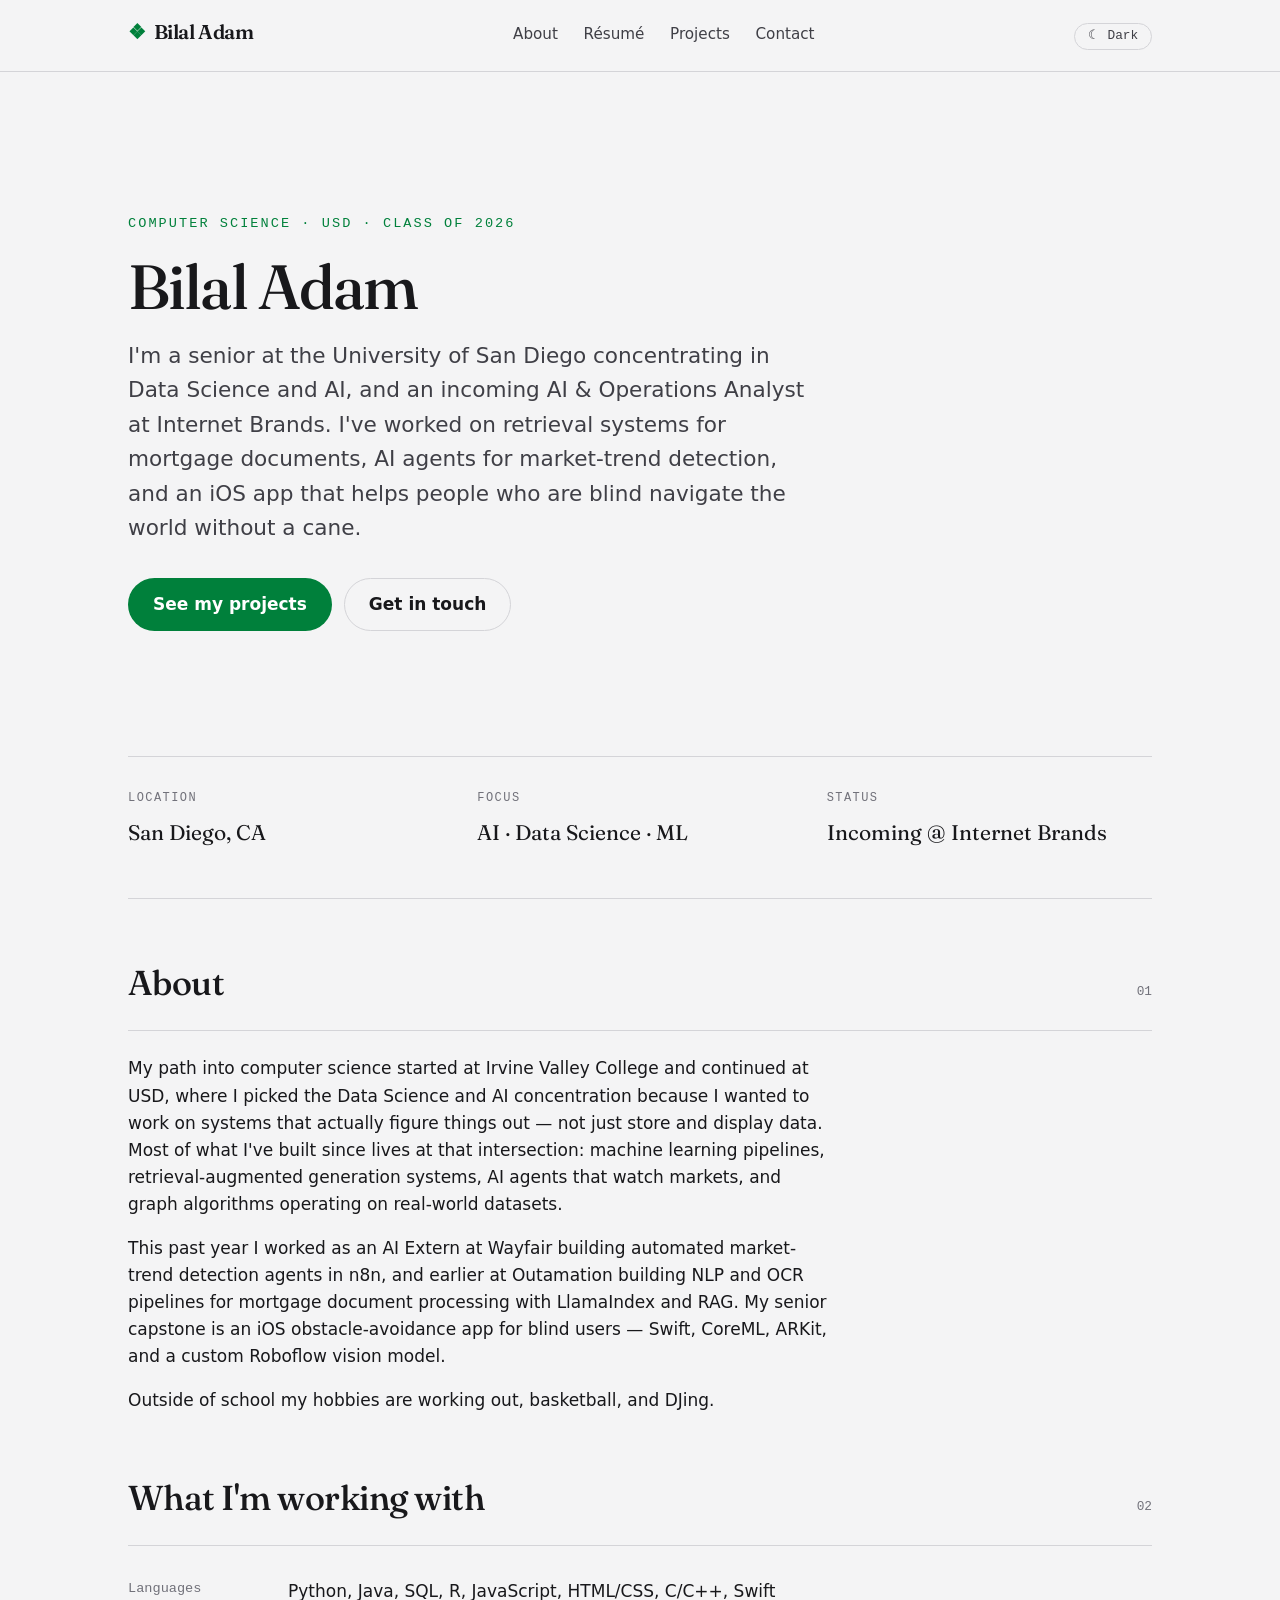
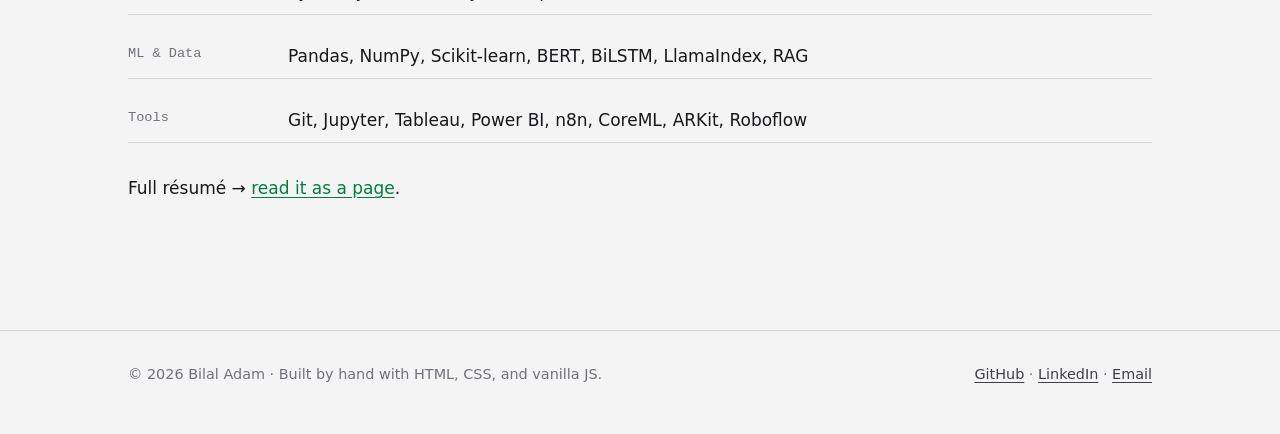
<file: index.html>
<!DOCTYPE html>
<html lang="en">
<head>
	<meta charset="UTF-8">
	<meta name="viewport" content="width=device-width, initial-scale=1">
	<title>Bilal Adam — Computer Science, AI & Data Science</title>
	<meta name="description" content="Bilal Adam is a senior Computer Science student at the University of San Diego concentrating in Data Science and AI. Externships at Wayfair and Outamation.">

	<link rel="preconnect" href="https://fonts.googleapis.com">
	<link rel="preconnect" href="https://fonts.gstatic.com" crossorigin>
	<link rel="stylesheet" href="https://fonts.googleapis.com/css2?family=Fraunces:opsz,wght@9..144,400;9..144,500;9..144,600&display=swap">

	<link rel="stylesheet" href="./styles/main.css">
	<script type="module" src="./scripts/main.js" defer></script>
	<script type="module" src="./scripts/theme-toggle.js" defer></script>
</head>
<body>
	<a class="skip-link" href="#main">Skip to content</a>

	<header class="site-header">
		<div class="site-header__inner">
			<a class="site-logo" href="./index.html">Bilal Adam</a>
			<nav class="site-nav" aria-label="Primary">
				<ul>
					<li><a href="./index.html">About</a></li>
					<li><a href="./resume.html">Résumé</a></li>
					<li><a href="./projects.html">Projects</a></li>
					<li><a href="./contact.html">Contact</a></li>
				</ul>
			</nav>
			<theme-toggle></theme-toggle>
		</div>
	</header>

	<main id="main" class="container">
		<section class="hero">
			<p class="hero__eyebrow">Computer Science · USD · Class of 2026</p>
			<h1>Bilal Adam</h1>
			<p class="hero__lede">
				I'm a senior at the University of San Diego concentrating in Data Science
				and AI, and an incoming AI &amp; Operations Analyst at Internet Brands.
				I've worked on retrieval systems for mortgage documents, AI agents for
				market-trend detection, and an iOS app that helps people who are blind
				navigate the world without a cane.
			</p>
			<div class="hero__actions">
				<a class="btn btn--primary" href="./projects.html">See my projects</a>
				<a class="btn btn--ghost" href="./contact.html">Get in touch</a>
			</div>
		</section>

		<section class="highlights" aria-label="At a glance">
			<div>
				<p class="highlight__label">Location</p>
				<p class="highlight__value">San Diego, CA</p>
			</div>
			<div>
				<p class="highlight__label">Focus</p>
				<p class="highlight__value">AI · Data Science · ML</p>
			</div>
			<div>
				<p class="highlight__label">Status</p>
				<p class="highlight__value">Incoming @ Internet Brands</p>
			</div>
		</section>

		<section class="section">
			<header class="section-head">
				<h2>About</h2>
				<span class="section-head__index">01</span>
			</header>

			<p>
				My path into computer science started at Irvine Valley College and continued
				at USD, where I picked the Data Science and AI concentration because I wanted
				to work on systems that actually figure things out — not just store and display
				data. Most of what I've built since lives at that intersection: machine learning
				pipelines, retrieval-augmented generation systems, AI agents that watch
				markets, and graph algorithms operating on real-world datasets.
			</p>

			<p>
				This past year I worked as an AI Extern at Wayfair building automated market-trend
				detection agents in n8n, and earlier at Outamation building NLP and OCR
				pipelines for mortgage document processing with LlamaIndex and RAG. My senior
				capstone is an iOS obstacle-avoidance app for blind users — Swift, CoreML, ARKit,
				and a custom Roboflow vision model.
			</p>

			<p>
				Outside of school my hobbies are working out, basketball, and DJing.
			</p>
		</section>

		<section class="section">
			<header class="section-head">
				<h2>What I'm working with</h2>
				<span class="section-head__index">02</span>
			</header>

			<ul class="skill-list">
				<li>
					<span class="skill-list__label">Languages</span>
					<span>Python, Java, SQL, R, JavaScript, HTML/CSS, C/C++, Swift</span>
				</li>
				<li>
					<span class="skill-list__label">ML &amp; Data</span>
					<span>Pandas, NumPy, Scikit-learn, BERT, BiLSTM, LlamaIndex, RAG</span>
				</li>
				<li>
					<span class="skill-list__label">Tools</span>
					<span>Git, Jupyter, Tableau, Power BI, n8n, CoreML, ARKit, Roboflow</span>
				</li>
			</ul>

			<p style="margin-block-start: var(--space-5);">
				Full résumé →
				<a href="./resume.html">read it as a page</a>.
			</p>
		</section>
	</main>

	<footer class="site-footer">
		<div class="site-footer__inner">
			<p>© <span id="year">2026</span> Bilal Adam · Built by hand with HTML, CSS, and vanilla JS.</p>
			<p>
				<a href="https://github.com/BilalAdam13" rel="noopener">GitHub</a> ·
				<a href="https://www.linkedin.com/in/bilal-adam1/" rel="noopener">LinkedIn</a> ·
				<a href="mailto:badam@sandiego.edu">Email</a>
			</p>
		</div>
	</footer>
</body>
</html>
</file>
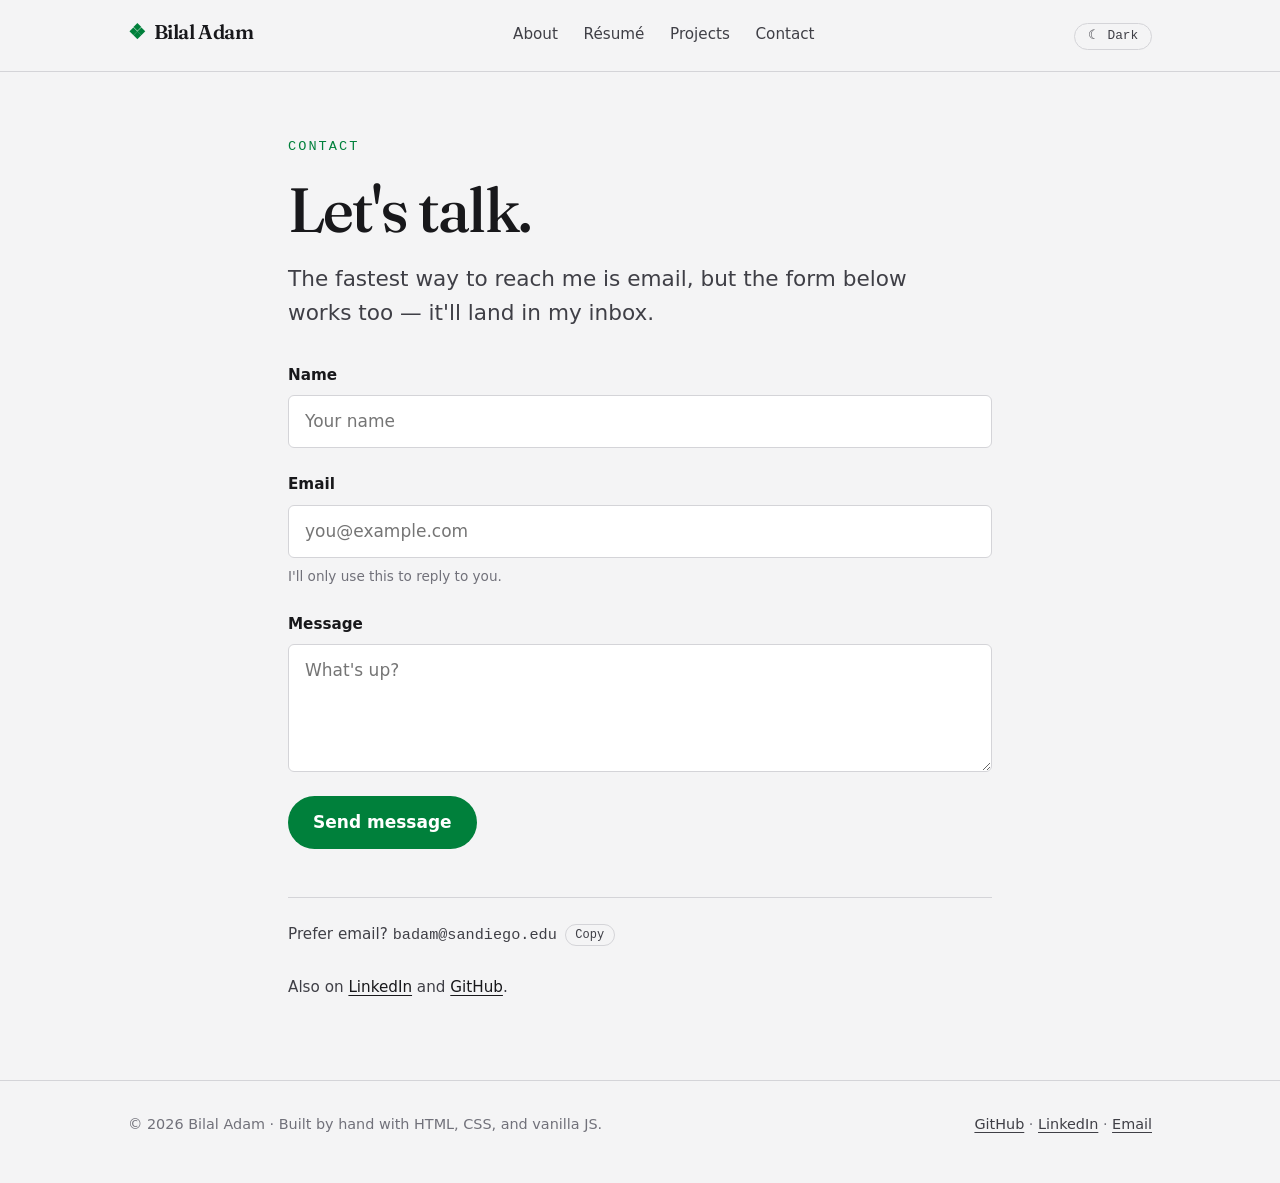
<file: contact.html>
<!DOCTYPE html>
<html lang="en">
<head>
	<meta charset="UTF-8">
	<meta name="viewport" content="width=device-width, initial-scale=1">
	<title>Contact — Bilal Adam</title>
	<meta name="description" content="Get in touch with Bilal Adam — email, LinkedIn, and a working contact form.">

	<link rel="preconnect" href="https://fonts.googleapis.com">
	<link rel="preconnect" href="https://fonts.gstatic.com" crossorigin>
	<link rel="stylesheet" href="https://fonts.googleapis.com/css2?family=Fraunces:opsz,wght@9..144,400;9..144,500;9..144,600&display=swap">

	<link rel="stylesheet" href="./styles/main.css">
	<script type="module" src="./scripts/main.js" defer></script>
	<script type="module" src="./scripts/theme-toggle.js" defer></script>
	<script type="module" src="./scripts/copy-button.js" defer></script>
</head>
<body>
	<a class="skip-link" href="#main">Skip to content</a>

	<header class="site-header">
		<div class="site-header__inner">
			<a class="site-logo" href="./index.html">Bilal Adam</a>
			<nav class="site-nav" aria-label="Primary">
				<ul>
					<li><a href="./index.html">About</a></li>
					<li><a href="./resume.html">Résumé</a></li>
					<li><a href="./projects.html">Projects</a></li>
					<li><a href="./contact.html">Contact</a></li>
				</ul>
			</nav>
			<theme-toggle></theme-toggle>
		</div>
	</header>

	<main id="main" class="container container--narrow">
		<section>
			<p class="hero__eyebrow">Contact</p>
			<h1>Let's talk.</h1>
			<p class="hero__lede">
				The fastest way to reach me is email, but the form below works too —
				it'll land in my inbox.
			</p>

			<!--
				The form posts to Formspree.
				If JavaScript is disabled, the browser performs a normal POST and the user is
				redirected to Formspree's success page. If JavaScript is enabled, main.js
				intercepts and submits via fetch() for a smoother experience.

				REPLACE YOUR_FORMSPREE_ID below with the ID from your Formspree dashboard.
			-->
			<form
				class="contact-form"
				data-contact-form
				action="https://formspree.io/f/xjgljkop"
				method="POST"
				novalidate>

				<div class="field">
					<label for="name">Name</label>
					<input
						type="text"
						id="name"
						name="name"
						required
						minlength="2"
						maxlength="80"
						autocomplete="name"
						placeholder="Your name">
				</div>

				<div class="field">
					<label for="email">Email</label>
					<input
						type="email"
						id="email"
						name="email"
						required
						autocomplete="email"
						placeholder="you@example.com">
					<small class="field__hint">I'll only use this to reply to you.</small>
				</div>

				<div class="field">
					<label for="message">Message</label>
					<textarea
						id="message"
						name="message"
						required
						minlength="10"
						maxlength="2000"
						placeholder="What's up?"></textarea>
				</div>

				<!-- Honeypot for spam bots — humans never see this -->
				<div class="visually-hidden" aria-hidden="true">
					<label for="website">Leave this empty</label>
					<input type="text" id="website" name="_gotcha" tabindex="-1" autocomplete="off">
				</div>

				<div class="form-actions">
					<button type="submit" class="btn btn--primary">Send message</button>
					<p class="form-status" data-form-status role="status" aria-live="polite"></p>
				</div>
			</form>

			<div class="contact-extras">
				<p>
					Prefer email?
					<copy-button value="badam@sandiego.edu" label="Copy email address to clipboard">
						<a href="mailto:badam@sandiego.edu">badam@sandiego.edu</a>
					</copy-button>
				</p>
				<p>
					Also on <a href="https://www.linkedin.com/in/bilal-adam1/" rel="noopener">LinkedIn</a>
					and <a href="https://github.com/BilalAdam13" rel="noopener">GitHub</a>.
				</p>
			</div>
		</section>
	</main>

	<footer class="site-footer">
		<div class="site-footer__inner">
			<p>© 2026 Bilal Adam · Built by hand with HTML, CSS, and vanilla JS.</p>
			<p>
				<a href="https://github.com/BilalAdam13" rel="noopener">GitHub</a> ·
				<a href="https://www.linkedin.com/in/bilal-adam1/" rel="noopener">LinkedIn</a> ·
				<a href="mailto:badam@sandiego.edu">Email</a>
			</p>
		</div>
	</footer>
</body>
</html>
</file>
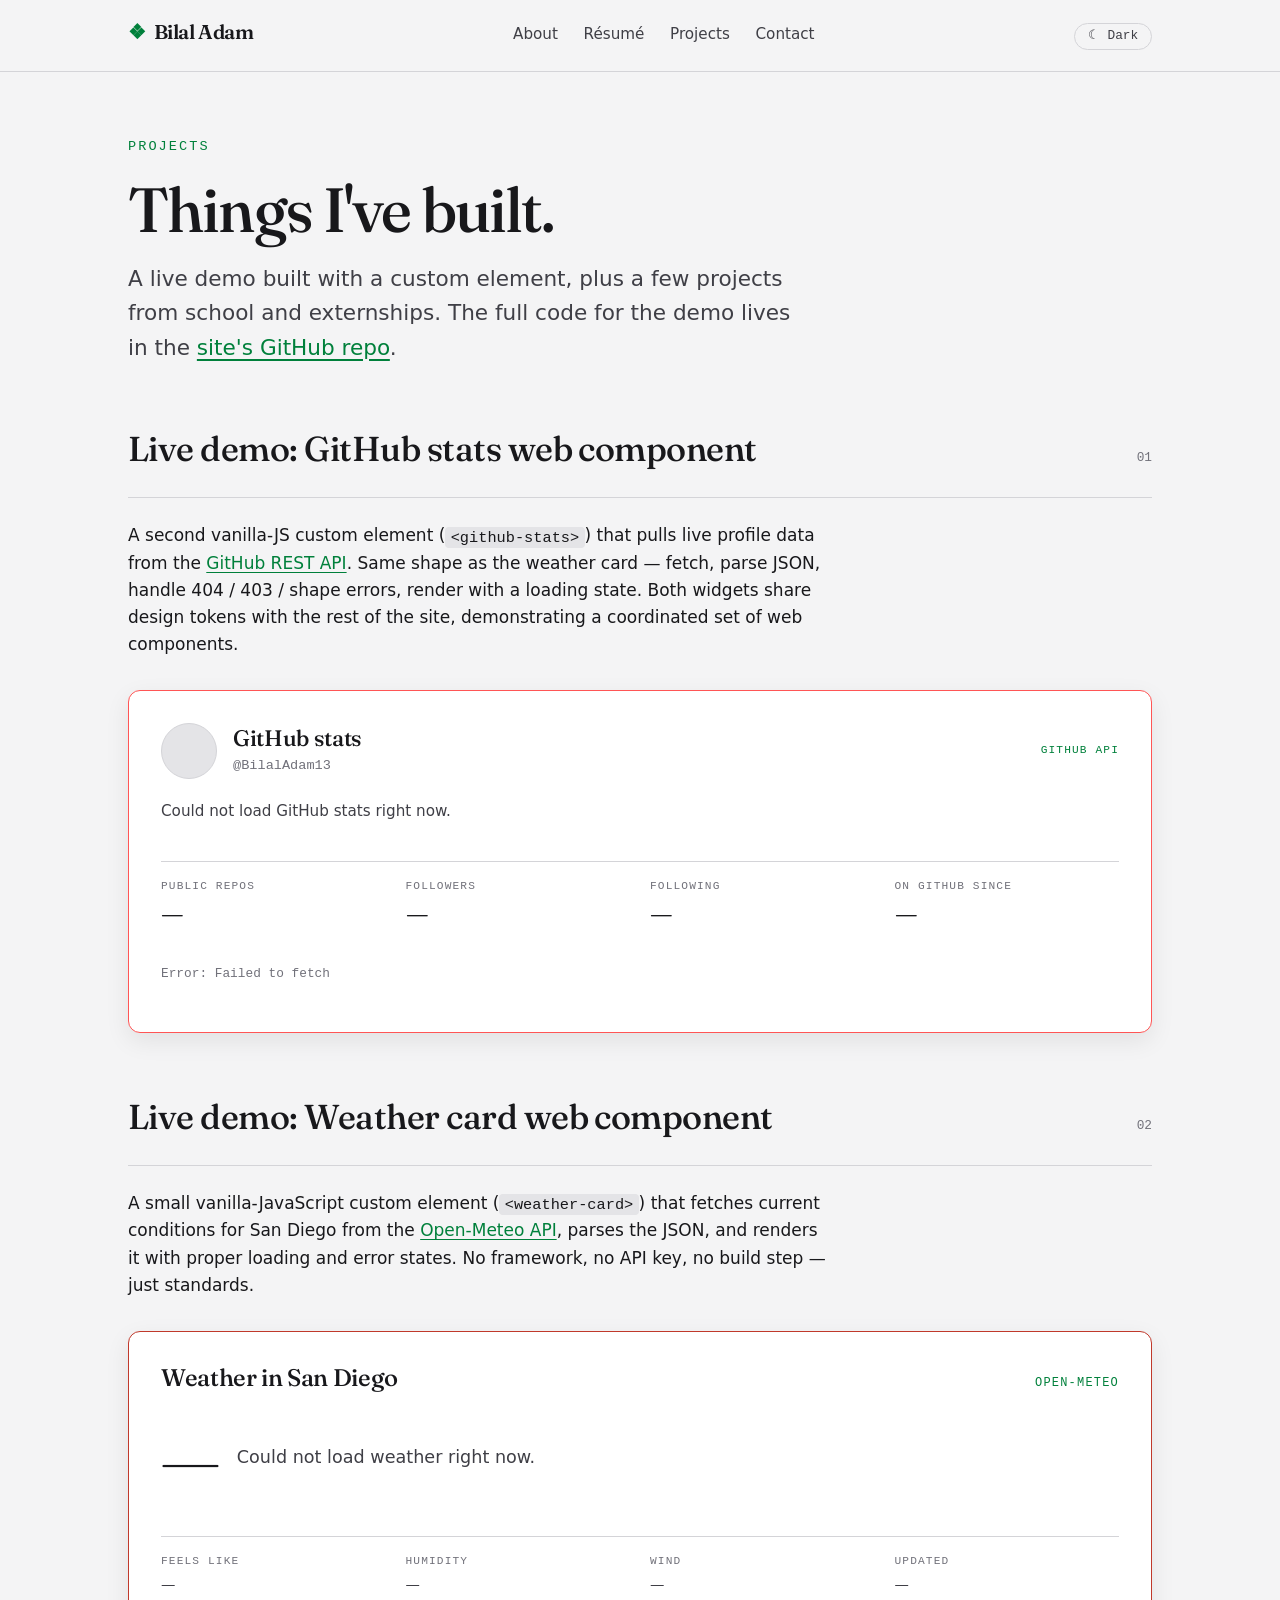
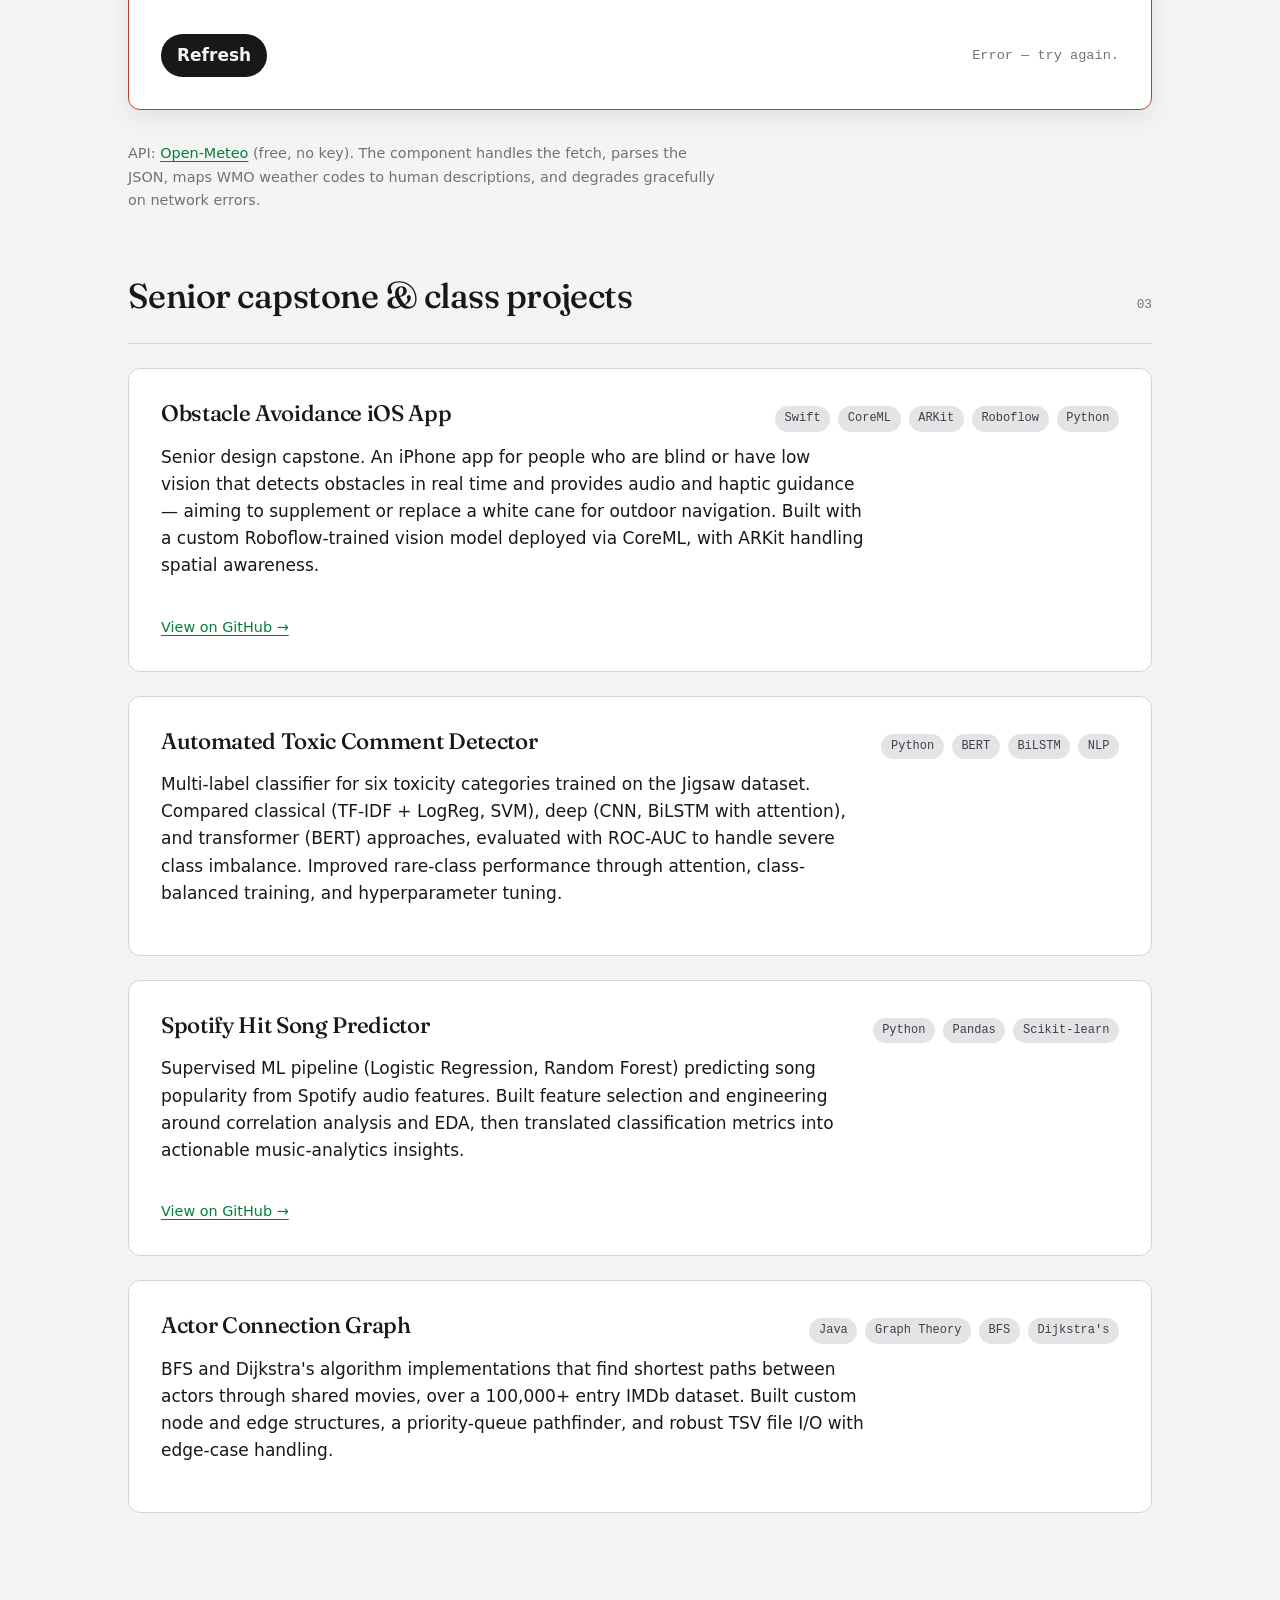
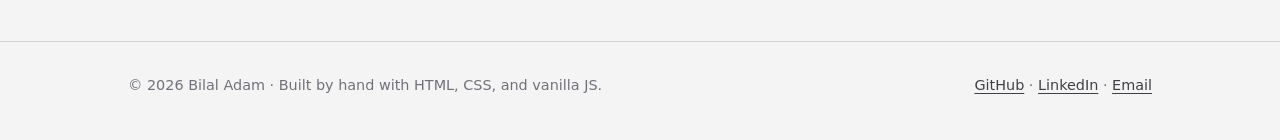
<file: projects.html>
<!DOCTYPE html>
<html lang="en">
<head>
	<meta charset="UTF-8">
	<meta name="viewport" content="width=device-width, initial-scale=1">
	<title>Projects — Bilal Adam</title>
	<meta name="description" content="Selected projects by Bilal Adam, including the iOS obstacle-avoidance capstone app and a live weather web component.">

	<link rel="preconnect" href="https://fonts.googleapis.com">
	<link rel="preconnect" href="https://fonts.gstatic.com" crossorigin>
	<link rel="stylesheet" href="https://fonts.googleapis.com/css2?family=Fraunces:opsz,wght@9..144,400;9..144,500;9..144,600&display=swap">

	<link rel="stylesheet" href="./styles/main.css">
	<script type="module" src="./scripts/main.js" defer></script>
	<script type="module" src="./scripts/weather-card.js" defer></script>
	<script type="module" src="./scripts/theme-toggle.js" defer></script>
	<script type="module" src="./scripts/github-stats.js" defer></script>
</head>
<body>
	<a class="skip-link" href="#main">Skip to content</a>

	<header class="site-header">
		<div class="site-header__inner">
			<a class="site-logo" href="./index.html">Bilal Adam</a>
			<nav class="site-nav" aria-label="Primary">
				<ul>
					<li><a href="./index.html">About</a></li>
					<li><a href="./resume.html">Résumé</a></li>
					<li><a href="./projects.html">Projects</a></li>
					<li><a href="./contact.html">Contact</a></li>
				</ul>
			</nav>
			<theme-toggle></theme-toggle>
		</div>
	</header>

	<main id="main" class="container">
		<header>
			<p class="hero__eyebrow">Projects</p>
			<h1>Things I've built.</h1>
			<p class="hero__lede">
				A live demo built with a custom element, plus a few projects from school and
				externships. The full code for the demo lives in the
				<a href="https://github.com/BilalAdam13" rel="noopener">site's GitHub repo</a>.
			</p>
		</header>

		<section class="section" aria-labelledby="gh-demo">
			<header class="section-head">
				<h2 id="gh-demo">Live demo: GitHub stats web component</h2>
				<span class="section-head__index">01</span>
			</header>

			<p>
				A second vanilla-JS custom element (<code>&lt;github-stats&gt;</code>) that pulls
				live profile data from the
				<a href="https://docs.github.com/en/rest/users/users" rel="noopener">GitHub REST API</a>.
				Same shape as the weather card — fetch, parse JSON, handle 404 / 403 / shape
				errors, render with a loading state. Both widgets share design tokens with the
				rest of the site, demonstrating a coordinated set of web components.
			</p>

			<noscript>
				<p class="no-js-notice">
					This demo requires JavaScript to fetch live data from the GitHub API.
				</p>
			</noscript>

			<div class="widget-host">
				<github-stats user="BilalAdam13"></github-stats>
			</div>
		</section>

		<section class="section" aria-labelledby="demo">
			<header class="section-head">
				<h2 id="demo">Live demo: Weather card web component</h2>
				<span class="section-head__index">02</span>
			</header>

			<p>
				A small vanilla-JavaScript custom element (<code>&lt;weather-card&gt;</code>)
				that fetches current conditions for San Diego from the
				<a href="https://open-meteo.com/" rel="noopener">Open-Meteo API</a>, parses
				the JSON, and renders it with proper loading and error states. No framework,
				no API key, no build step — just standards.
			</p>

			<noscript>
				<p class="no-js-notice">
					This demo requires JavaScript to fetch live weather. Everything else on
					this site works without it.
				</p>
			</noscript>

			<div class="widget-host">
				<weather-card city="San Diego" lat="32.7157" lon="-117.1611"></weather-card>
			</div>

			<p class="text-muted" style="font-size: 0.9rem;">
				API: <a href="https://open-meteo.com/" rel="noopener">Open-Meteo</a> (free,
				no key). The component handles the fetch, parses the JSON, maps WMO weather
				codes to human descriptions, and degrades gracefully on network errors.
			</p>
		</section>

		<section class="section" aria-labelledby="capstone">
			<header class="section-head">
				<h2 id="capstone">Senior capstone &amp; class projects</h2>
				<span class="section-head__index">03</span>
			</header>

			<div class="projects">

				<article class="project-card">
					<header class="project-card__head">
						<h3>Obstacle Avoidance iOS App</h3>
						<ul class="project-card__tags" aria-label="Tech stack">
							<li>Swift</li>
							<li>CoreML</li>
							<li>ARKit</li>
							<li>Roboflow</li>
							<li>Python</li>
						</ul>
					</header>
					<p>
						Senior design capstone. An iPhone app for people who are blind or have
						low vision that detects obstacles in real time and provides audio and
						haptic guidance — aiming to supplement or replace a white cane for
						outdoor navigation. Built with a custom Roboflow-trained vision model
						deployed via CoreML, with ARKit handling spatial awareness.
					</p>
					<div class="project-card__links">
						<a href="https://github.com/usdcon7105/obstacle_avoidance_26" rel="noopener">
							View on GitHub →
						</a>
					</div>
				</article>

				<article class="project-card">
					<header class="project-card__head">
						<h3>Automated Toxic Comment Detector</h3>
						<ul class="project-card__tags" aria-label="Tech stack">
							<li>Python</li>
							<li>BERT</li>
							<li>BiLSTM</li>
							<li>NLP</li>
						</ul>
					</header>
					<p>
						Multi-label classifier for six toxicity categories trained on the
						Jigsaw dataset. Compared classical (TF-IDF + LogReg, SVM), deep
						(CNN, BiLSTM with attention), and transformer (BERT) approaches,
						evaluated with ROC-AUC to handle severe class imbalance. Improved
						rare-class performance through attention, class-balanced training,
						and hyperparameter tuning.
					</p>
				</article>

				<article class="project-card">
					<header class="project-card__head">
						<h3>Spotify Hit Song Predictor</h3>
						<ul class="project-card__tags" aria-label="Tech stack">
							<li>Python</li>
							<li>Pandas</li>
							<li>Scikit-learn</li>
						</ul>
					</header>
					<p>
						Supervised ML pipeline (Logistic Regression, Random Forest) predicting
						song popularity from Spotify audio features. Built feature selection
						and engineering around correlation analysis and EDA, then translated
						classification metrics into actionable music-analytics insights.
					</p>
					<div class="project-card__links">
						<a href="https://github.com/cammcnamara/COMP352_FinalProject" rel="noopener">
							View on GitHub →
						</a>
					</div>
				</article>

				<article class="project-card">
					<header class="project-card__head">
						<h3>Actor Connection Graph</h3>
						<ul class="project-card__tags" aria-label="Tech stack">
							<li>Java</li>
							<li>Graph Theory</li>
							<li>BFS</li>
							<li>Dijkstra's</li>
						</ul>
					</header>
					<p>
						BFS and Dijkstra's algorithm implementations that find shortest paths
						between actors through shared movies, over a 100,000+ entry IMDb
						dataset. Built custom node and edge structures, a priority-queue
						pathfinder, and robust TSV file I/O with edge-case handling.
					</p>
				</article>

			</div>
		</section>
	</main>

	<footer class="site-footer">
		<div class="site-footer__inner">
			<p>© 2026 Bilal Adam · Built by hand with HTML, CSS, and vanilla JS.</p>
			<p>
				<a href="https://github.com/BilalAdam13" rel="noopener">GitHub</a> ·
				<a href="https://www.linkedin.com/in/bilal-adam1/" rel="noopener">LinkedIn</a> ·
				<a href="mailto:badam@sandiego.edu">Email</a>
			</p>
		</div>
	</footer>
</body>
</html>
</file>
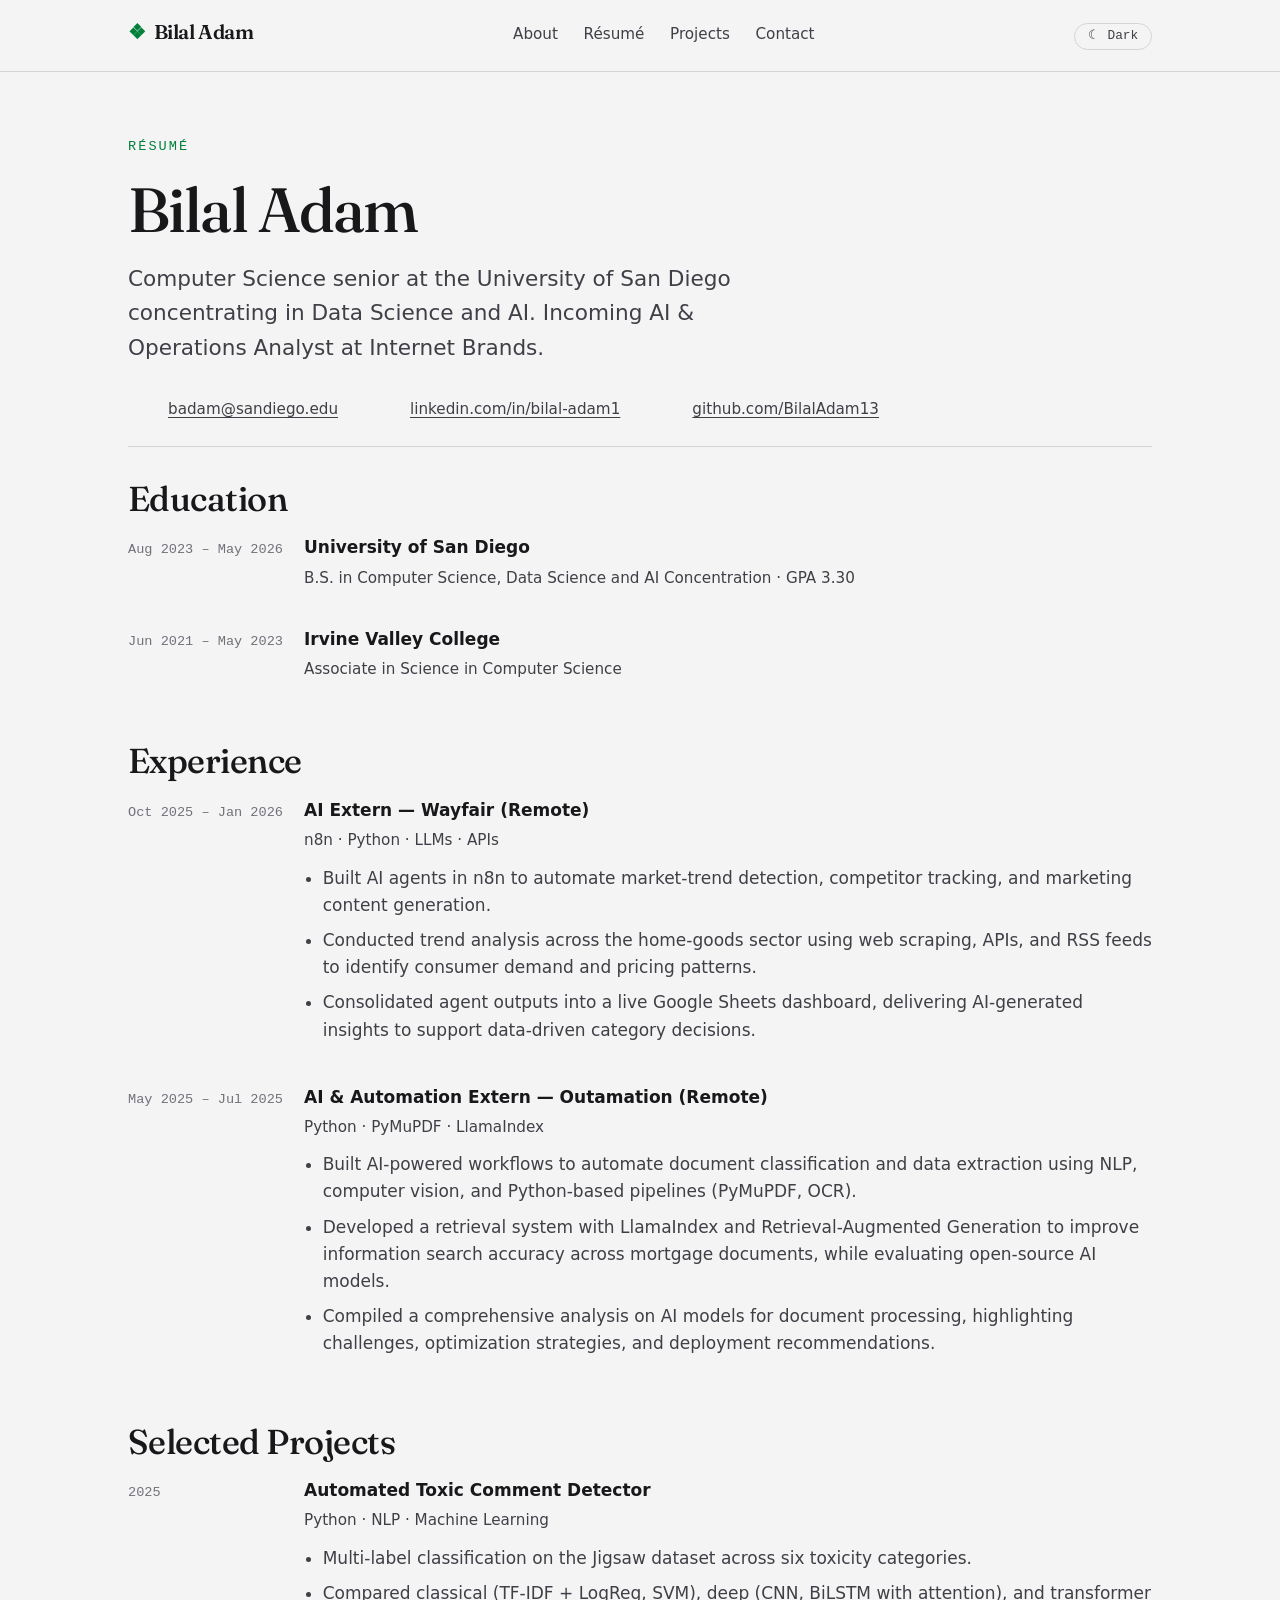
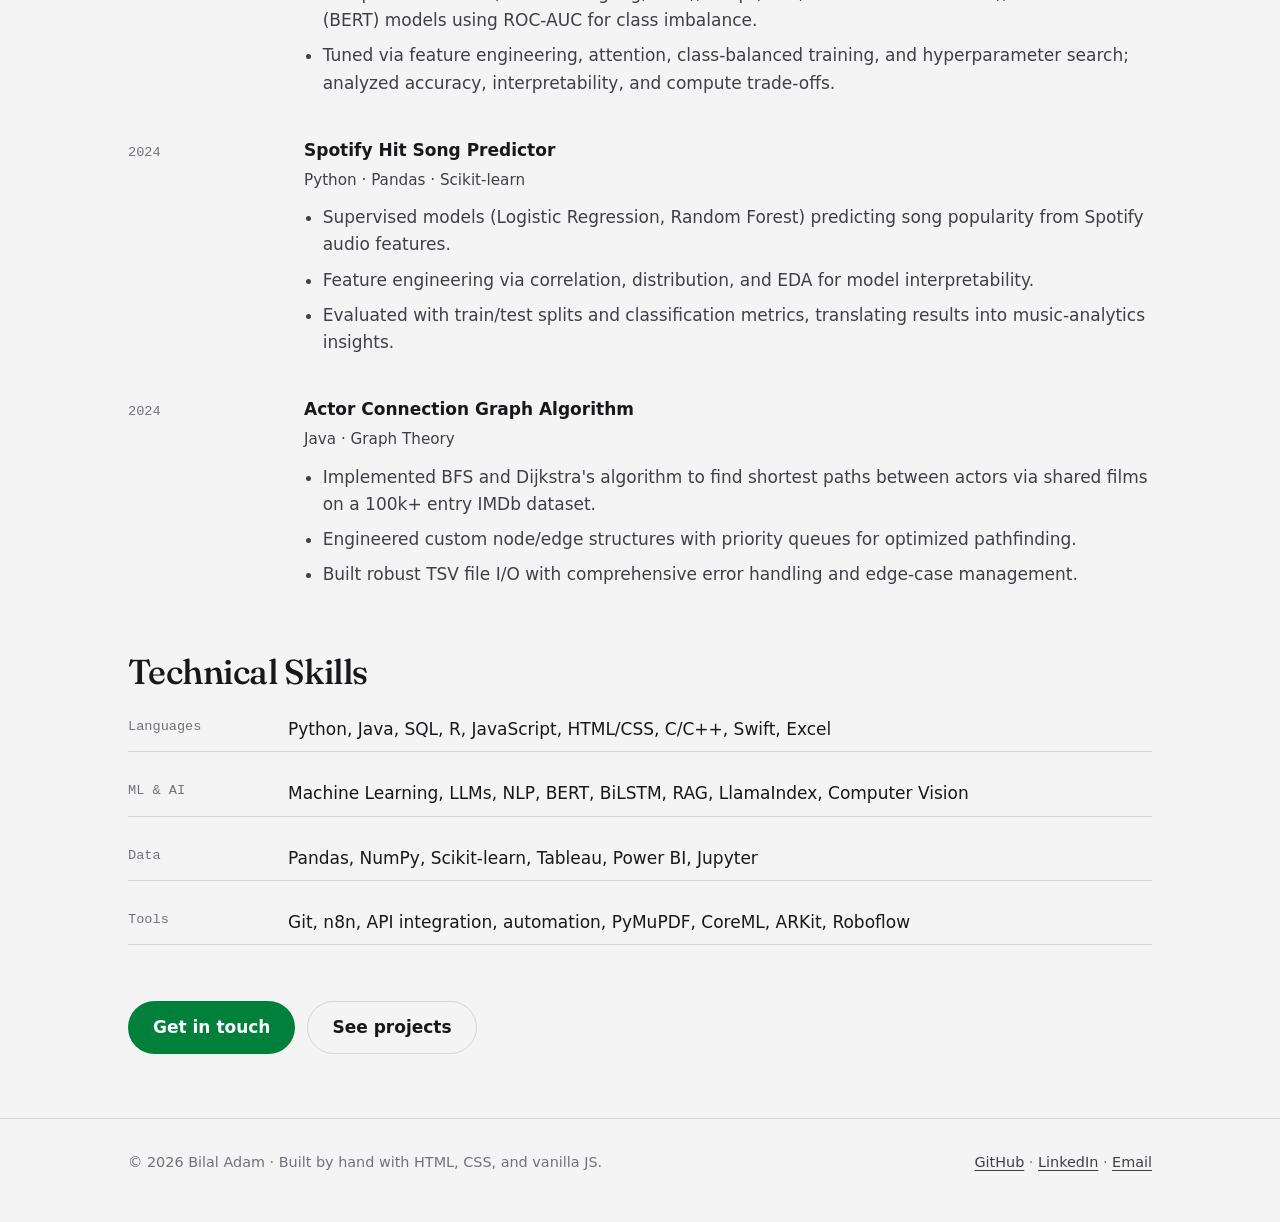
<file: resume.html>
<!DOCTYPE html>
<html lang="en">
<head>
	<meta charset="UTF-8">
	<meta name="viewport" content="width=device-width, initial-scale=1">
	<title>Résumé — Bilal Adam</title>
	<meta name="description" content="Résumé of Bilal Adam — Computer Science senior at USD, AI and Data Science concentration. Externships at Wayfair and Outamation.">

	<link rel="preconnect" href="https://fonts.googleapis.com">
	<link rel="preconnect" href="https://fonts.gstatic.com" crossorigin>
	<link rel="stylesheet" href="https://fonts.googleapis.com/css2?family=Fraunces:opsz,wght@9..144,400;9..144,500;9..144,600&display=swap">

	<link rel="stylesheet" href="./styles/main.css">
	<script type="module" src="./scripts/main.js" defer></script>
	<script type="module" src="./scripts/theme-toggle.js" defer></script>
</head>
<body>
	<a class="skip-link" href="#main">Skip to content</a>

	<header class="site-header">
		<div class="site-header__inner">
			<a class="site-logo" href="./index.html">Bilal Adam</a>
			<nav class="site-nav" aria-label="Primary">
				<ul>
					<li><a href="./index.html">About</a></li>
					<li><a href="./resume.html">Résumé</a></li>
					<li><a href="./projects.html">Projects</a></li>
					<li><a href="./contact.html">Contact</a></li>
				</ul>
			</nav>
			<theme-toggle></theme-toggle>
		</div>
	</header>

	<main id="main" class="container">
		<article>
			<header>
				<p class="hero__eyebrow">Résumé</p>
				<h1>Bilal Adam</h1>
				<p class="hero__lede">
					Computer Science senior at the University of San Diego concentrating in
					Data Science and AI. Incoming AI &amp; Operations Analyst at Internet Brands.
				</p>
			</header>

			<dl class="resume-meta">
				<div>
					<dt class="visually-hidden">Email</dt>
					<dd><a href="mailto:badam@sandiego.edu">badam@sandiego.edu</a></dd>
				</div>
				
				<div>
					<dt class="visually-hidden">LinkedIn</dt>
					<dd><a href="https://www.linkedin.com/in/bilal-adam1/" rel="noopener">linkedin.com/in/bilal-adam1</a></dd>
				</div>
				<div>
					<dt class="visually-hidden">GitHub</dt>
					<dd><a href="https://github.com/BilalAdam13" rel="noopener">github.com/BilalAdam13</a></dd>
				</div>
			</dl>

			<section class="resume-section" aria-labelledby="edu">
				<h2 id="edu">Education</h2>

				<div class="resume-entry">
					<p class="resume-entry__period">Aug 2023 – May 2026</p>
					<div>
						<p class="resume-entry__role">University of San Diego</p>
						<p class="resume-entry__org">
							B.S. in Computer Science, Data Science and AI Concentration · GPA 3.30
						</p>
					</div>
				</div>

				<div class="resume-entry">
					<p class="resume-entry__period">Jun 2021 – May 2023</p>
					<div>
						<p class="resume-entry__role">Irvine Valley College</p>
						<p class="resume-entry__org">Associate in Science in Computer Science</p>
					</div>
				</div>
			</section>

			<section class="resume-section" aria-labelledby="exp">
				<h2 id="exp">Experience</h2>

				<div class="resume-entry">
					<p class="resume-entry__period">Oct 2025 – Jan 2026</p>
					<div>
						<p class="resume-entry__role">AI Extern — Wayfair (Remote)</p>
						<p class="resume-entry__org">n8n · Python · LLMs · APIs</p>
						<ul>
							<li>Built AI agents in n8n to automate market-trend detection, competitor tracking, and marketing content generation.</li>
							<li>Conducted trend analysis across the home-goods sector using web scraping, APIs, and RSS feeds to identify consumer demand and pricing patterns.</li>
							<li>Consolidated agent outputs into a live Google Sheets dashboard, delivering AI-generated insights to support data-driven category decisions.</li>
						</ul>
					</div>
				</div>

				<div class="resume-entry">
					<p class="resume-entry__period">May 2025 – Jul 2025</p>
					<div>
						<p class="resume-entry__role">AI &amp; Automation Extern — Outamation (Remote)</p>
						<p class="resume-entry__org">Python · PyMuPDF · LlamaIndex</p>
						<ul>
							<li>Built AI-powered workflows to automate document classification and data extraction using NLP, computer vision, and Python-based pipelines (PyMuPDF, OCR).</li>
							<li>Developed a retrieval system with LlamaIndex and Retrieval-Augmented Generation to improve information search accuracy across mortgage documents, while evaluating open-source AI models.</li>
							<li>Compiled a comprehensive analysis on AI models for document processing, highlighting challenges, optimization strategies, and deployment recommendations.</li>
						</ul>
					</div>
				</div>
			</section>

			<section class="resume-section" aria-labelledby="proj">
				<h2 id="proj">Selected Projects</h2>

				<div class="resume-entry">
					<p class="resume-entry__period">2025</p>
					<div>
						<p class="resume-entry__role">Automated Toxic Comment Detector</p>
						<p class="resume-entry__org">Python · NLP · Machine Learning</p>
						<ul>
							<li>Multi-label classification on the Jigsaw dataset across six toxicity categories.</li>
							<li>Compared classical (TF-IDF + LogReg, SVM), deep (CNN, BiLSTM with attention), and transformer (BERT) models using ROC-AUC for class imbalance.</li>
							<li>Tuned via feature engineering, attention, class-balanced training, and hyperparameter search; analyzed accuracy, interpretability, and compute trade-offs.</li>
						</ul>
					</div>
				</div>

				<div class="resume-entry">
					<p class="resume-entry__period">2024</p>
					<div>
						<p class="resume-entry__role">Spotify Hit Song Predictor</p>
						<p class="resume-entry__org">Python · Pandas · Scikit-learn</p>
						<ul>
							<li>Supervised models (Logistic Regression, Random Forest) predicting song popularity from Spotify audio features.</li>
							<li>Feature engineering via correlation, distribution, and EDA for model interpretability.</li>
							<li>Evaluated with train/test splits and classification metrics, translating results into music-analytics insights.</li>
						</ul>
					</div>
				</div>

				<div class="resume-entry">
					<p class="resume-entry__period">2024</p>
					<div>
						<p class="resume-entry__role">Actor Connection Graph Algorithm</p>
						<p class="resume-entry__org">Java · Graph Theory</p>
						<ul>
							<li>Implemented BFS and Dijkstra's algorithm to find shortest paths between actors via shared films on a 100k+ entry IMDb dataset.</li>
							<li>Engineered custom node/edge structures with priority queues for optimized pathfinding.</li>
							<li>Built robust TSV file I/O with comprehensive error handling and edge-case management.</li>
						</ul>
					</div>
				</div>
			</section>

			<section class="resume-section" aria-labelledby="skills">
				<h2 id="skills">Technical Skills</h2>

				<ul class="skill-list">
					<li>
						<span class="skill-list__label">Languages</span>
						<span>Python, Java, SQL, R, JavaScript, HTML/CSS, C/C++, Swift, Excel</span>
					</li>
					<li>
						<span class="skill-list__label">ML &amp; AI</span>
						<span>Machine Learning, LLMs, NLP, BERT, BiLSTM, RAG, LlamaIndex, Computer Vision</span>
					</li>
					<li>
						<span class="skill-list__label">Data</span>
						<span>Pandas, NumPy, Scikit-learn, Tableau, Power BI, Jupyter</span>
					</li>
					<li>
						<span class="skill-list__label">Tools</span>
						<span>Git, n8n, API integration, automation, PyMuPDF, CoreML, ARKit, Roboflow</span>
					</li>
				</ul>
			</section>

			<div class="resume-actions">
				<a class="btn btn--primary" href="./contact.html">Get in touch</a>
				<a class="btn btn--ghost" href="./projects.html">See projects</a>
			</div>
		</article>
	</main>

	<footer class="site-footer">
		<div class="site-footer__inner">
			<p>© 2026 Bilal Adam · Built by hand with HTML, CSS, and vanilla JS.</p>
			<p>
				<a href="https://github.com/BilalAdam13" rel="noopener">GitHub</a> ·
				<a href="https://www.linkedin.com/in/bilal-adam1/" rel="noopener">LinkedIn</a> ·
				<a href="mailto:badam@sandiego.edu">Email</a>
			</p>
		</div>
	</footer>
</body>
</html>
</file>
<file: styles/main.css>
/* =========================================================
   Bilal Adam — Portfolio
   Hand-authored CSS. No frameworks.
   Uses custom properties, modern layout (flex/grid),
   relative units, and clamp() for fluid typography.
   ========================================================= */

/* ---------- Design tokens (custom properties) ---------- */
:root {
	/* Color palette — dark terminal aesthetic with hacker-green accent */
	--bg:           #0e0e10;
	--bg-elevated:  #18181b;
	--bg-sunken:    #08080a;
	--ink:          #e8e8ea;
	--ink-soft:     #b4b4b8;
	--ink-muted:    #7a7a82;
	--rule:         #2a2a30;
	--accent:       #39ff8a;
	--accent-soft:  #14331f;
	--accent-ink:   #0e0e10;
	--focus:        #39ff8a;

	/* Typography */
	--font-display: "Fraunces", Georgia, "Times New Roman", serif;
	--font-body:    system-ui, -apple-system, BlinkMacSystemFont, "Segoe UI", sans-serif;
	--font-mono:    ui-monospace, "SF Mono", Menlo, Consolas, monospace;

	/* Spacing scale */
	--space-1: 0.25rem;
	--space-2: 0.5rem;
	--space-3: 0.75rem;
	--space-4: 1rem;
	--space-5: 1.5rem;
	--space-6: 2rem;
	--space-7: 3rem;
	--space-8: 4rem;
	--space-9: 6rem;

	/* Layout */
	--measure:        65ch;
	--content-width:  min(100% - 2rem, 64rem);
	--narrow-width:   min(100% - 2rem, 44rem);

	/* Radii & shadows */
	--radius-sm: 0.375rem;
	--radius:    0.75rem;
	--radius-lg: 1.25rem;
	--shadow-1:  0 1px 2px rgb(0 0 0 / 0.4);
	--shadow-2:  0 8px 24px rgb(0 0 0 / 0.5);
}

/* Light mode override for users who prefer light — kept tasteful, not jarring */
@media (prefers-color-scheme: light) {
	:root {
		--bg:           #f4f4f5;
		--bg-elevated:  #ffffff;
		--bg-sunken:    #e4e4e7;
		--ink:          #18181b;
		--ink-soft:     #3f3f46;
		--ink-muted:    #71717a;
		--rule:         #d4d4d8;
		--accent:       #00803b;
		--accent-soft:  #d1fadf;
		--accent-ink:   #ffffff;
		--focus:        #00803b;
		--shadow-1:     0 1px 2px rgb(0 0 0 / 0.05);
		--shadow-2:     0 8px 24px rgb(0 0 0 / 0.08);
	}
}

/* ---------- Reset / base ---------- */
*,
*::before,
*::after {
	box-sizing: border-box;
}

html {
	scroll-behavior: smooth;
	-webkit-text-size-adjust: 100%;
}

@media (prefers-reduced-motion: reduce) {
	html { scroll-behavior: auto; }
	*, *::before, *::after {
		animation-duration: 0.01ms !important;
		transition-duration: 0.01ms !important;
	}
}

body {
	margin: 0;
	min-block-size: 100vh;
	background: var(--bg);
	color: var(--ink);
	font-family: var(--font-body);
	font-size: clamp(1rem, 0.95rem + 0.25vw, 1.0625rem);
	line-height: 1.6;
	-webkit-font-smoothing: antialiased;
	display: grid;
	grid-template-rows: auto 1fr auto;
}

img, svg {
	max-width: 100%;
	display: block;
}

a {
	color: var(--accent);
	text-underline-offset: 0.2em;
}

a:hover {
	color: var(--ink);
}

:focus-visible {
	outline: 0.2rem solid var(--focus);
	outline-offset: 0.2rem;
	border-radius: 0.2rem;
}

/* Skip link for keyboard users */
.skip-link {
	position: absolute;
	inset-inline-start: var(--space-4);
	inset-block-start: var(--space-4);
	padding: var(--space-2) var(--space-4);
	background: var(--ink);
	color: var(--bg);
	text-decoration: none;
	border-radius: var(--radius-sm);
	transform: translateY(-200%);
	transition: transform 0.15s ease;
	z-index: 100;
}
.skip-link:focus {
	transform: translateY(0);
	color: var(--bg);
}

/* ---------- Typography ---------- */
h1, h2, h3, h4 {
	font-family: var(--font-display);
	font-weight: 500;
	line-height: 1.15;
	letter-spacing: -0.015em;
	color: var(--ink);
	margin-block: 0 var(--space-4);
}

h1 { font-size: clamp(2.25rem, 1.5rem + 3vw, 4rem); letter-spacing: -0.03em; }
h2 { font-size: clamp(1.5rem, 1.2rem + 1.2vw, 2.25rem); }
h3 { font-size: clamp(1.15rem, 1rem + 0.5vw, 1.4rem); }
h4 { font-size: 1.05rem; }

p {
	margin-block: 0 var(--space-4);
	max-inline-size: var(--measure);
}

ul, ol {
	margin-block: 0 var(--space-4);
	padding-inline-start: 1.25em;
}

li {
	margin-block-end: var(--space-2);
}

code {
	font-family: var(--font-mono);
	font-size: 0.9em;
	padding: 0.1em 0.35em;
	background: var(--bg-sunken);
	border-radius: 0.25rem;
}

hr {
	border: 0;
	border-top: 1px solid var(--rule);
	margin-block: var(--space-7);
}

/* ---------- Layout primitives ---------- */
.container {
	width: var(--content-width);
	margin-inline: auto;
}

.container--narrow {
	width: var(--narrow-width);
	margin-inline: auto;
}

main {
	padding-block: clamp(var(--space-6), 5vw, var(--space-8));
}

/* ---------- Header / nav ---------- */
.site-header {
	border-block-end: 1px solid var(--rule);
	background: var(--bg);
	position: sticky;
	inset-block-start: 0;
	z-index: 10;
	backdrop-filter: saturate(140%) blur(8px);
}

.site-header__inner {
	width: var(--content-width);
	margin-inline: auto;
	padding-block: var(--space-4);
	display: flex;
	flex-wrap: wrap;
	align-items: baseline;
	justify-content: space-between;
	gap: var(--space-4);
}

.site-logo {
	font-family: var(--font-display);
	font-size: 1.25rem;
	font-weight: 600;
	color: var(--ink);
	text-decoration: none;
	letter-spacing: -0.02em;
}

.site-logo::before {
	content: "❖";
	color: var(--accent);
	margin-inline-end: 0.4em;
}

.site-nav ul {
	display: flex;
	flex-wrap: wrap;
	gap: clamp(var(--space-4), 2vw, var(--space-6));
	list-style: none;
	margin: 0;
	padding: 0;
}

.site-nav a {
	color: var(--ink-soft);
	text-decoration: none;
	font-size: 0.95rem;
	padding-block: var(--space-2);
	border-block-end: 2px solid transparent;
	transition: color 0.15s ease, border-color 0.15s ease;
}

.site-nav a:hover,
.site-nav a[aria-current="page"] {
	color: var(--ink);
	border-block-end-color: var(--accent);
}

/* ---------- Footer ---------- */
.site-footer {
	border-block-start: 1px solid var(--rule);
	padding-block: var(--space-6);
	color: var(--ink-muted);
	font-size: 0.9rem;
}

.site-footer__inner {
	width: var(--content-width);
	margin-inline: auto;
	display: flex;
	flex-wrap: wrap;
	gap: var(--space-4);
	justify-content: space-between;
	align-items: center;
}

.site-footer a {
	color: var(--ink-soft);
}

/* ---------- Home page / hero ---------- */
.hero {
	padding-block: clamp(var(--space-6), 6vw, var(--space-9));
}

.hero__eyebrow {
	font-family: var(--font-mono);
	font-size: 0.85rem;
	text-transform: uppercase;
	letter-spacing: 0.15em;
	color: var(--accent);
	margin-block-end: var(--space-4);
}

.hero h1 {
	max-inline-size: 18ch;
}

.hero__lede {
	font-size: clamp(1.1rem, 1rem + 0.5vw, 1.35rem);
	color: var(--ink-soft);
	max-inline-size: 50ch;
	margin-block-end: var(--space-6);
}

.hero__actions {
	display: flex;
	flex-wrap: wrap;
	gap: var(--space-3);
}

/* Buttons */
.btn {
	display: inline-flex;
	align-items: center;
	gap: var(--space-2);
	padding: var(--space-3) var(--space-5);
	border: 1px solid transparent;
	border-radius: 999px;
	font: inherit;
	font-weight: 600;
	text-decoration: none;
	cursor: pointer;
	transition: transform 0.1s ease, background 0.15s ease, color 0.15s ease;
}

.btn--primary {
	background: var(--accent);
	color: var(--accent-ink);
}

.btn--primary:hover {
	background: var(--ink);
	color: var(--accent);
	transform: translateY(-1px);
}

.btn--ghost {
	background: transparent;
	color: var(--ink);
	border-color: var(--rule);
}

.btn--ghost:hover {
	background: var(--bg-sunken);
	color: var(--accent);
	border-color: var(--accent);
}

/* ---------- Highlights / quick-info grid ---------- */
.highlights {
	display: grid;
	grid-template-columns: repeat(auto-fit, minmax(15rem, 1fr));
	gap: var(--space-5);
	margin-block: var(--space-7);
	padding-block: var(--space-6);
	border-block: 1px solid var(--rule);
}

.highlight__label {
	font-family: var(--font-mono);
	font-size: 0.75rem;
	text-transform: uppercase;
	letter-spacing: 0.12em;
	color: var(--ink-muted);
	margin-block-end: var(--space-2);
}

.highlight__value {
	font-family: var(--font-display);
	font-size: clamp(1.1rem, 1rem + 0.4vw, 1.35rem);
	color: var(--ink);
}

/* ---------- Section headings ---------- */
.section {
	margin-block: var(--space-8);
}

.section-head {
	display: flex;
	align-items: baseline;
	justify-content: space-between;
	gap: var(--space-4);
	flex-wrap: wrap;
	margin-block-end: var(--space-5);
	padding-block-end: var(--space-3);
	border-block-end: 1px solid var(--rule);
}

.section-head__index {
	font-family: var(--font-mono);
	font-size: 0.8rem;
	color: var(--ink-muted);
}

/* ---------- Project cards ---------- */
.projects {
	display: grid;
	gap: var(--space-5);
}

.project-card {
	background: var(--bg-elevated);
	border: 1px solid var(--rule);
	border-radius: var(--radius);
	padding: clamp(var(--space-5), 3vw, var(--space-6));
	display: grid;
	gap: var(--space-3);
	transition: border-color 0.15s ease, transform 0.15s ease;
}

.project-card:hover {
	border-color: var(--accent);
}

.project-card__head {
	display: flex;
	flex-wrap: wrap;
	justify-content: space-between;
	gap: var(--space-3);
	align-items: baseline;
}

.project-card h3 {
	margin: 0;
}

.project-card__tags {
	display: flex;
	flex-wrap: wrap;
	gap: var(--space-2);
	list-style: none;
	margin: 0;
	padding: 0;
}

.project-card__tags li {
	margin: 0;
	padding: 0.2rem 0.6rem;
	background: var(--bg-sunken);
	border-radius: 999px;
	font-family: var(--font-mono);
	font-size: 0.75rem;
	color: var(--ink-soft);
}

.project-card__links {
	display: flex;
	gap: var(--space-4);
	font-size: 0.9rem;
	margin-block-start: var(--space-2);
}

/* ---------- Resume page ---------- */
.resume-meta {
	display: flex;
	flex-wrap: wrap;
	gap: var(--space-4) var(--space-6);
	font-size: 0.95rem;
	color: var(--ink-soft);
	margin-block-end: var(--space-6);
	padding-block-end: var(--space-5);
	border-block-end: 1px solid var(--rule);
}

.resume-meta a {
	color: var(--ink-soft);
}

.resume-section {
	margin-block-end: var(--space-7);
}

.resume-entry {
	display: grid;
	grid-template-columns: minmax(0, 1fr);
	gap: var(--space-2);
	margin-block-end: var(--space-5);
}

@media (min-width: 40rem) {
	.resume-entry {
		grid-template-columns: 10rem 1fr;
		gap: var(--space-4);
	}
}

.resume-entry__period {
	font-family: var(--font-mono);
	font-size: 0.85rem;
	color: var(--ink-muted);
	padding-block-start: 0.3rem;
}

.resume-entry__role {
	font-weight: 600;
	margin-block-end: var(--space-1);
}

.resume-entry__org {
	color: var(--ink-soft);
	font-size: 0.95rem;
	margin-block-end: var(--space-3);
}

.resume-entry ul {
	padding-inline-start: 1.1em;
}

.resume-entry li {
	color: var(--ink-soft);
}

.skill-list {
	display: grid;
	gap: var(--space-3);
	list-style: none;
	padding: 0;
	margin: 0;
}

.skill-list li {
	display: grid;
	grid-template-columns: minmax(0, 9rem) 1fr;
	gap: var(--space-4);
	padding-block: var(--space-2);
	border-block-end: 1px solid var(--rule);
}

.skill-list__label {
	font-family: var(--font-mono);
	font-size: 0.85rem;
	color: var(--ink-muted);
}

.resume-actions {
	display: flex;
	gap: var(--space-3);
	flex-wrap: wrap;
	margin-block-start: var(--space-6);
}

/* ---------- Contact / form ---------- */
.contact-form {
	display: grid;
	gap: var(--space-5);
	margin-block-start: var(--space-6);
}

.field {
	display: grid;
	gap: var(--space-2);
}

.field label {
	font-weight: 600;
	font-size: 0.95rem;
}

.field__hint {
	font-size: 0.85rem;
	color: var(--ink-muted);
}

.field input,
.field textarea {
	font: inherit;
	color: var(--ink);
	background: var(--bg-elevated);
	border: 1px solid var(--rule);
	border-radius: var(--radius-sm);
	padding: var(--space-3) var(--space-4);
	transition: border-color 0.15s ease;
}

.field input:focus,
.field textarea:focus {
	border-color: var(--accent);
	outline: 0.2rem solid var(--focus);
	outline-offset: 0.1rem;
}

.field textarea {
	min-block-size: 8rem;
	resize: vertical;
	font-family: inherit;
}

.field input:invalid:not(:placeholder-shown),
.field textarea:invalid:not(:placeholder-shown) {
	border-color: #ff5555;
}

.form-actions {
	display: flex;
	gap: var(--space-3);
	flex-wrap: wrap;
	align-items: center;
}

.form-status {
	min-block-size: 1.5rem;
	font-size: 0.95rem;
	color: var(--ink-soft);
}

.form-status[data-state="error"]   { color: #ff5555; }
.form-status[data-state="success"] { color: var(--accent); }

.contact-extras {
	display: grid;
	gap: var(--space-3);
	margin-block-start: var(--space-7);
	padding-block-start: var(--space-5);
	border-block-start: 1px solid var(--rule);
	font-size: 0.95rem;
	color: var(--ink-soft);
}

.contact-extras a {
	color: var(--ink);
}

/* ---------- Weather widget host styling ---------- */
.widget-host {
	margin-block: var(--space-6);
}

/* No-JS fallback notice */
.no-js-notice {
	display: block;
	padding: var(--space-4);
	background: var(--accent-soft);
	border-radius: var(--radius);
	color: var(--ink);
	font-size: 0.95rem;
	margin-block: var(--space-4);
}

.js .no-js-notice { display: none; }

/* ---------- Utility ---------- */
.visually-hidden {
	position: absolute;
	width: 1px;
	height: 1px;
	padding: 0;
	margin: -1px;
	overflow: hidden;
	clip: rect(0, 0, 0, 0);
	white-space: nowrap;
	border: 0;
}

.text-muted { color: var(--ink-muted); }
.mono       { font-family: var(--font-mono); }

/* =========================================================
   Theme override — used by <theme-toggle> custom element.
   When user explicitly picks a theme, <html data-theme="light">
   or <html data-theme="dark"> is set, and these rules override
   the @media (prefers-color-scheme) defaults.
   ========================================================= */
html[data-theme="light"] {
	--bg:           #f4f4f5;
	--bg-elevated:  #ffffff;
	--bg-sunken:    #e4e4e7;
	--ink:          #18181b;
	--ink-soft:     #3f3f46;
	--ink-muted:    #71717a;
	--rule:         #d4d4d8;
	--accent:       #00803b;
	--accent-soft:  #d1fadf;
	--accent-ink:   #ffffff;
	--focus:        #00803b;
	--shadow-1:     0 1px 2px rgb(0 0 0 / 0.05);
	--shadow-2:     0 8px 24px rgb(0 0 0 / 0.08);
}

html[data-theme="dark"] {
	--bg:           #0e0e10;
	--bg-elevated:  #18181b;
	--bg-sunken:    #08080a;
	--ink:          #e8e8ea;
	--ink-soft:     #b4b4b8;
	--ink-muted:    #7a7a82;
	--rule:         #2a2a30;
	--accent:       #39ff8a;
	--accent-soft:  #14331f;
	--accent-ink:   #0e0e10;
	--focus:        #39ff8a;
	--shadow-1:     0 1px 2px rgb(0 0 0 / 0.4);
	--shadow-2:     0 8px 24px rgb(0 0 0 / 0.5);
}
</file>
